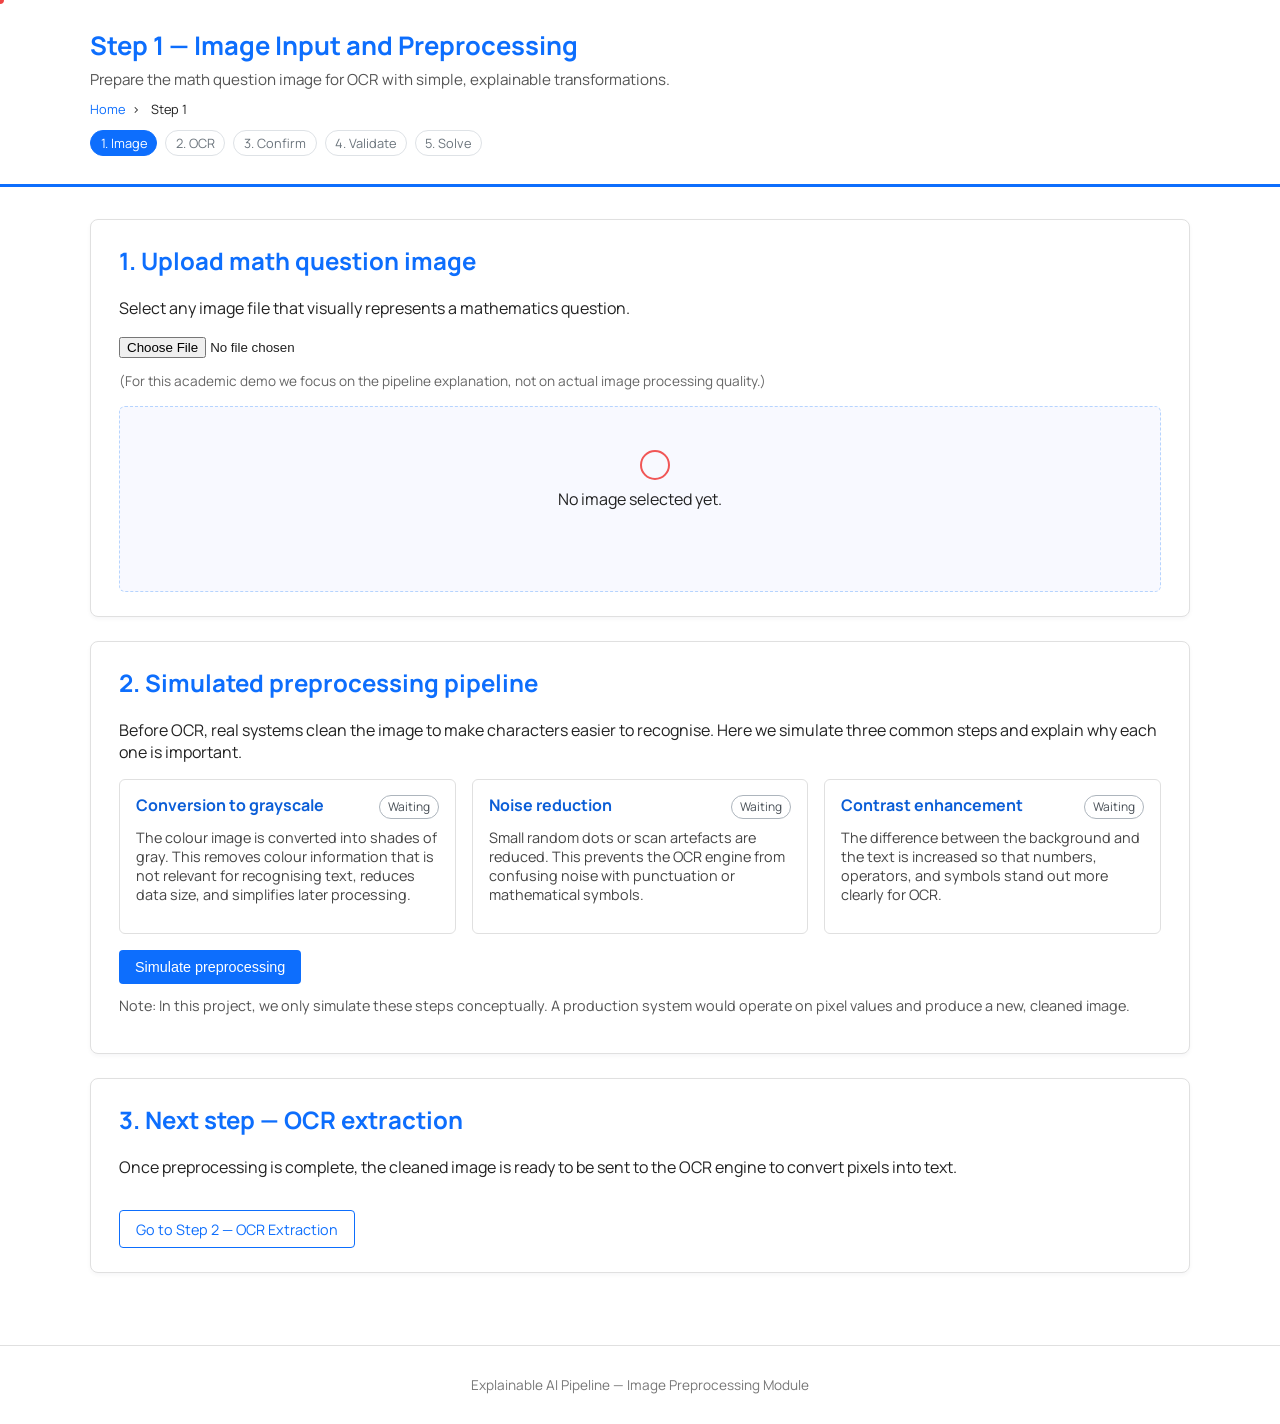
<file: Artificial Intelligance Project/Ai/Midstien/step-1-image-preprocessing/step-1-image-preprocessing.html>
<!doctype html>
<html lang="en">
  <head>
    <meta charset="UTF-8" />
    <meta name="viewport" content="width=device-width, initial-scale=1.0" />
    <title>Step 1 &mdash; Image Preprocessing</title>
    <link rel="stylesheet" href="step-1-image-preprocessing.css" />
    <link rel="preconnect" href="https://fonts.googleapis.com" />
    <link rel="preconnect" href="https://fonts.gstatic.com" crossorigin />
    <link
      href="https://fonts.googleapis.com/css2?family=Manrope:wght@400;500;600;700&display=swap"
      rel="stylesheet"
    />
  </head>
  <body>
    <header class="step-header">
      <div class="container">
        <h1>Step 1 &mdash; Image Input and Preprocessing</h1>
        <p>
          Prepare the math question image for OCR with simple, explainable
          transformations.
        </p>
        <nav class="breadcrumb">
          <a href="../index.html">Home</a>
          <span>&rsaquo;</span>
          <span>Step 1</span>
        </nav>
        <nav class="step-timeline" aria-label="Pipeline timeline">
          <ol>
            <li class="active">1. Image</li>
            <li>2. OCR</li>
            <li>3. Confirm</li>
            <li>4. Validate</li>
            <li>5. Solve</li>
          </ol>
        </nav>
      </div>
    </header>

    <main class="container step-main">
      <section class="panel panel-upload" aria-labelledby="uploadTitle">
        <h2 id="uploadTitle">1. Upload math question image</h2>
        <p>
          Select any image file that visually represents a mathematics question.
        </p>
        <input type="file" id="imageInput" accept="image/*" />
        <p class="hint">
          (For this academic demo we focus on the pipeline explanation, not on
          actual image processing quality.)
        </p>
        <div
          class="image-preview"
          id="imagePreviewContainer"
          aria-label="Original image preview"
        >
          <p id="noImageMessage">No image selected yet.</p>
          <img id="originalImage" alt="Uploaded math question preview" />
        </div>
      </section>

      <section
        class="panel panel-preprocessing"
        aria-labelledby="preprocessTitle"
      >
        <h2 id="preprocessTitle">2. Simulated preprocessing pipeline</h2>
        <p>
          Before OCR, real systems clean the image to make characters easier to
          recognise. Here we simulate three common steps and explain why each
          one is important.
        </p>

        <div class="preprocess-steps" id="preprocessSteps">
          <article class="preprocess-step" data-step="grayscale">
            <header>
              <h3>Conversion to grayscale</h3>
              <span class="status-badge" aria-label="Status">Waiting</span>
            </header>
            <p class="explanation">
              The colour image is converted into shades of gray. This removes
              colour information that is not relevant for recognising text,
              reduces data size, and simplifies later processing.
            </p>
          </article>

          <article class="preprocess-step" data-step="denoise">
            <header>
              <h3>Noise reduction</h3>
              <span class="status-badge" aria-label="Status">Waiting</span>
            </header>
            <p class="explanation">
              Small random dots or scan artefacts are reduced. This prevents the
              OCR engine from confusing noise with punctuation or mathematical
              symbols.
            </p>
          </article>

          <article class="preprocess-step" data-step="contrast">
            <header>
              <h3>Contrast enhancement</h3>
              <span class="status-badge" aria-label="Status">Waiting</span>
            </header>
            <p class="explanation">
              The difference between the background and the text is increased so
              that numbers, operators, and symbols stand out more clearly for
              OCR.
            </p>
          </article>
        </div>

        <button class="primary-button" id="simulateButton" type="button">
          Simulate preprocessing
        </button>
        <p class="note">
          Note: In this project, we only simulate these steps conceptually. A
          production system would operate on pixel values and produce a new,
          cleaned image.
        </p>
      </section>

      <section class="panel panel-next">
        <h2>3. Next step &mdash; OCR extraction</h2>
        <p>
          Once preprocessing is complete, the cleaned image is ready to be sent
          to the OCR engine to convert pixels into text.
        </p>
        <a
          href="../step-2-ocr-extraction/step-2-ocr-extraction.html"
          class="secondary-button"
          >Go to Step 2 &mdash; OCR Extraction</a
        >
      </section>
    </main>

    <footer class="step-footer">
      <div class="container">
        <p>Explainable AI Pipeline &mdash; Image Preprocessing Module</p>
      </div>
    </footer>

    <script src="../cursor.js"></script>
    <script src="step-1-image-preprocessing.js"></script>
  </body>
</html>
</file>
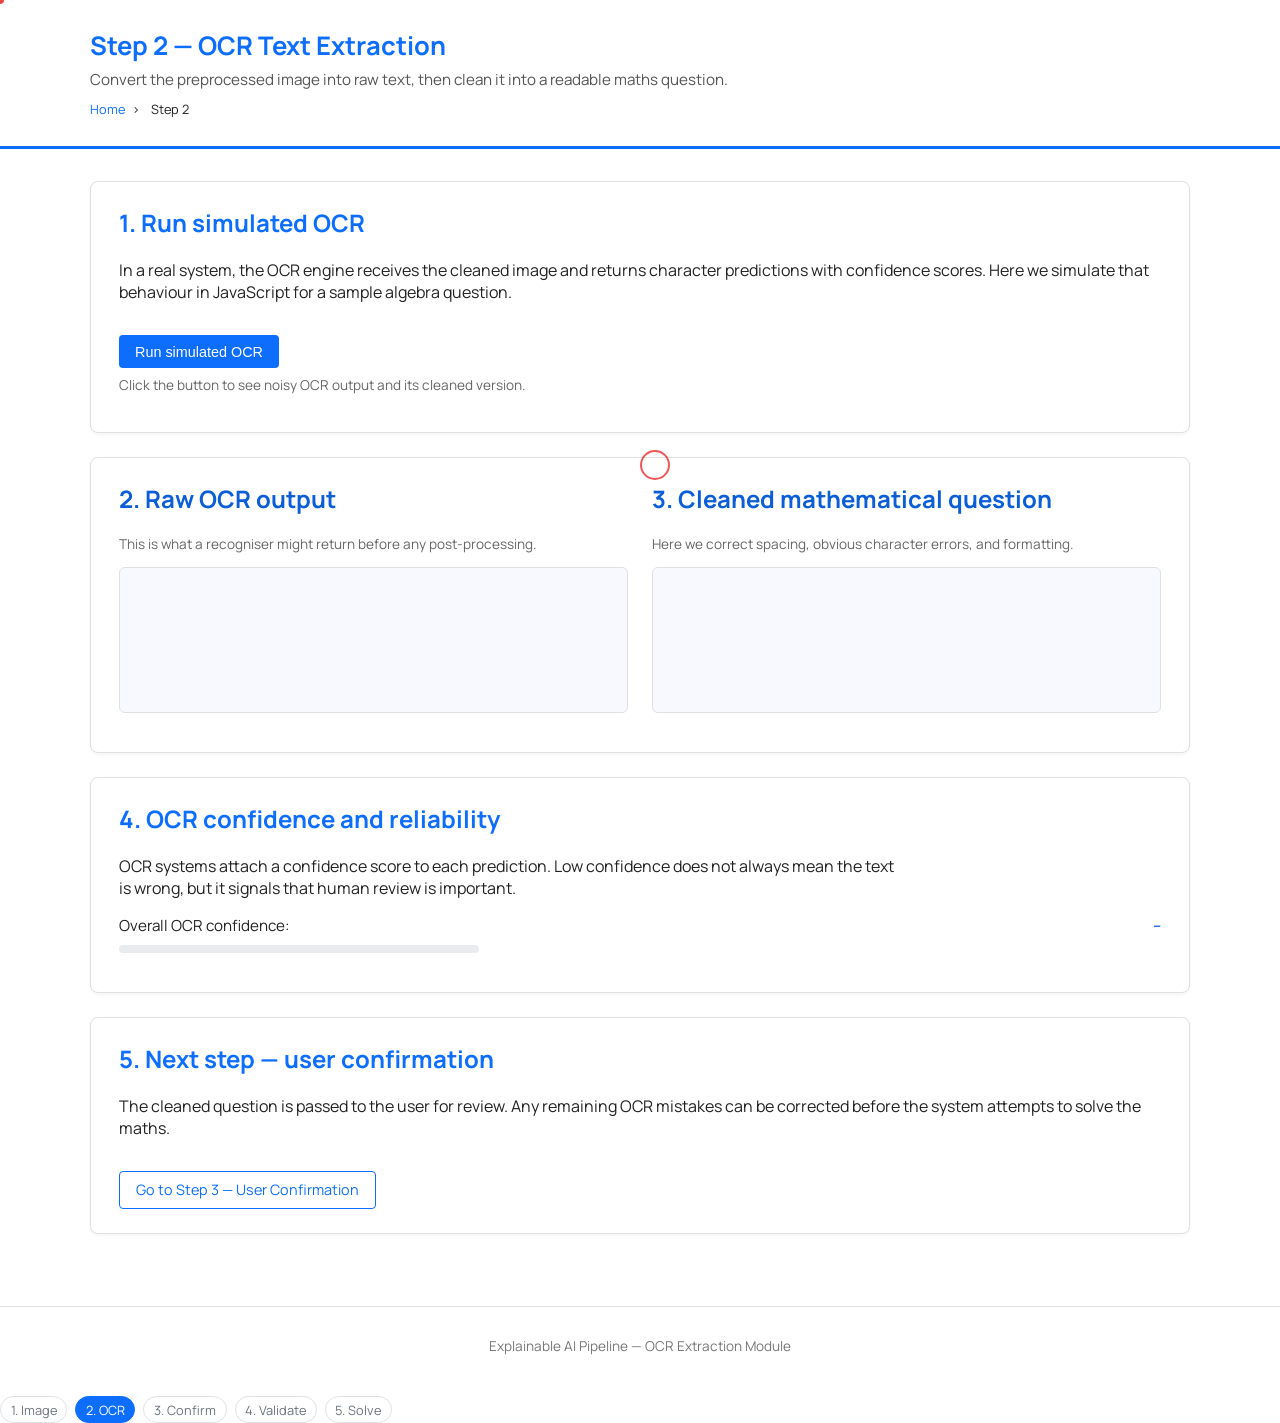
<file: Artificial Intelligance Project/Ai/Midstien/step-2-ocr-extraction/step-2-ocr-extraction.html>
<!doctype html>
<html lang="en">
  <head>
    <meta charset="UTF-8" />
    <meta name="viewport" content="width=device-width, initial-scale=1.0" />
    <title>Step 2 – OCR Extraction</title>
    <link rel="preconnect" href="https://fonts.googleapis.com" />
    <link rel="preconnect" href="https://fonts.gstatic.com" crossorigin />
    <link
      href="https://fonts.googleapis.com/css2?family=Manrope:wght@400;500;600;700&display=swap"
      rel="stylesheet"
    />
    <link rel="stylesheet" href="step-2-ocr-extraction.css" />
  </head>
  <body>
    <header class="step-header">
      <div class="container">
        <h1>Step 2 — OCR Text Extraction</h1>
        <p>
          Convert the preprocessed image into raw text, then clean it into a
          readable maths question.
        </p>
        <nav class="breadcrumb">
          <a href="../index.html">Home</a>
          <span>›</span>
          <span>Step 2</span>
        </nav>
      </div>
    </header>

    <main class="container step-main">
      <section class="panel" aria-labelledby="simulateOcrTitle">
        <h2 id="simulateOcrTitle">1. Run simulated OCR</h2>
        <p>
          In a real system, the OCR engine receives the cleaned image and
          returns character predictions with confidence scores. Here we simulate
          that behaviour in JavaScript for a sample algebra question.
        </p>
        <button class="primary-button" id="runOcrButton" type="button">
          Run simulated OCR
        </button>
        <p id="ocrHint" class="hint">
          Click the button to see noisy OCR output and its cleaned version.
        </p>
      </section>

      <section class="panel panel-outputs" aria-label="OCR outputs">
        <div class="column">
          <h2>2. Raw OCR output</h2>
          <p class="small-text">
            This is what a recogniser might return before any post-processing.
          </p>
          <pre id="rawOcr" class="text-box" aria-label="Raw OCR text"></pre>
        </div>
        <div class="column">
          <h2>3. Cleaned mathematical question</h2>
          <p class="small-text">
            Here we correct spacing, obvious character errors, and formatting.
          </p>
          <pre
            id="cleanOcr"
            class="text-box"
            aria-label="Cleaned OCR text"
          ></pre>
        </div>
      </section>

      <section class="panel panel-confidence" aria-labelledby="confidenceTitle">
        <h2 id="confidenceTitle">4. OCR confidence and reliability</h2>
        <p>
          OCR systems attach a confidence score to each prediction. Low
          confidence does not always mean the text is wrong, but it signals that
          human review is important.
        </p>
        <div class="confidence-row">
          <span>Overall OCR confidence:</span>
          <span id="confidenceValue" class="confidence-value">–</span>
        </div>
        <div id="confidenceBar" class="confidence-bar" aria-hidden="true">
          <div class="confidence-bar-fill" id="confidenceFill"></div>
        </div>
        <p id="confidenceMessage" class="confidence-message"></p>
      </section>

      <section class="panel panel-next">
        <h2>5. Next step — user confirmation</h2>
        <p>
          The cleaned question is passed to the user for review. Any remaining
          OCR mistakes can be corrected before the system attempts to solve the
          maths.
        </p>
        <a
          href="../step-3-user-confirmation/step-3-user-confirmation.html"
          class="secondary-button"
          >Go to Step 3 — User Confirmation</a
        >
      </section>
    </main>

    <footer class="step-footer">
      <div class="container">
        <p>Explainable AI Pipeline — OCR Extraction Module</p>
      </div>
    </footer>

    <script src="../cursor.js"></script>
    <script src="step-2-ocr-extraction.js"></script>
  </body>
</html>
<nav class="step-timeline" aria-label="Pipeline timeline">
  <ol>
    <li>1. Image</li>
    <li class="active">2. OCR</li>
    <li>3. Confirm</li>
    <li>4. Validate</li>
    <li>5. Solve</li>
  </ol>
</nav>
</file>
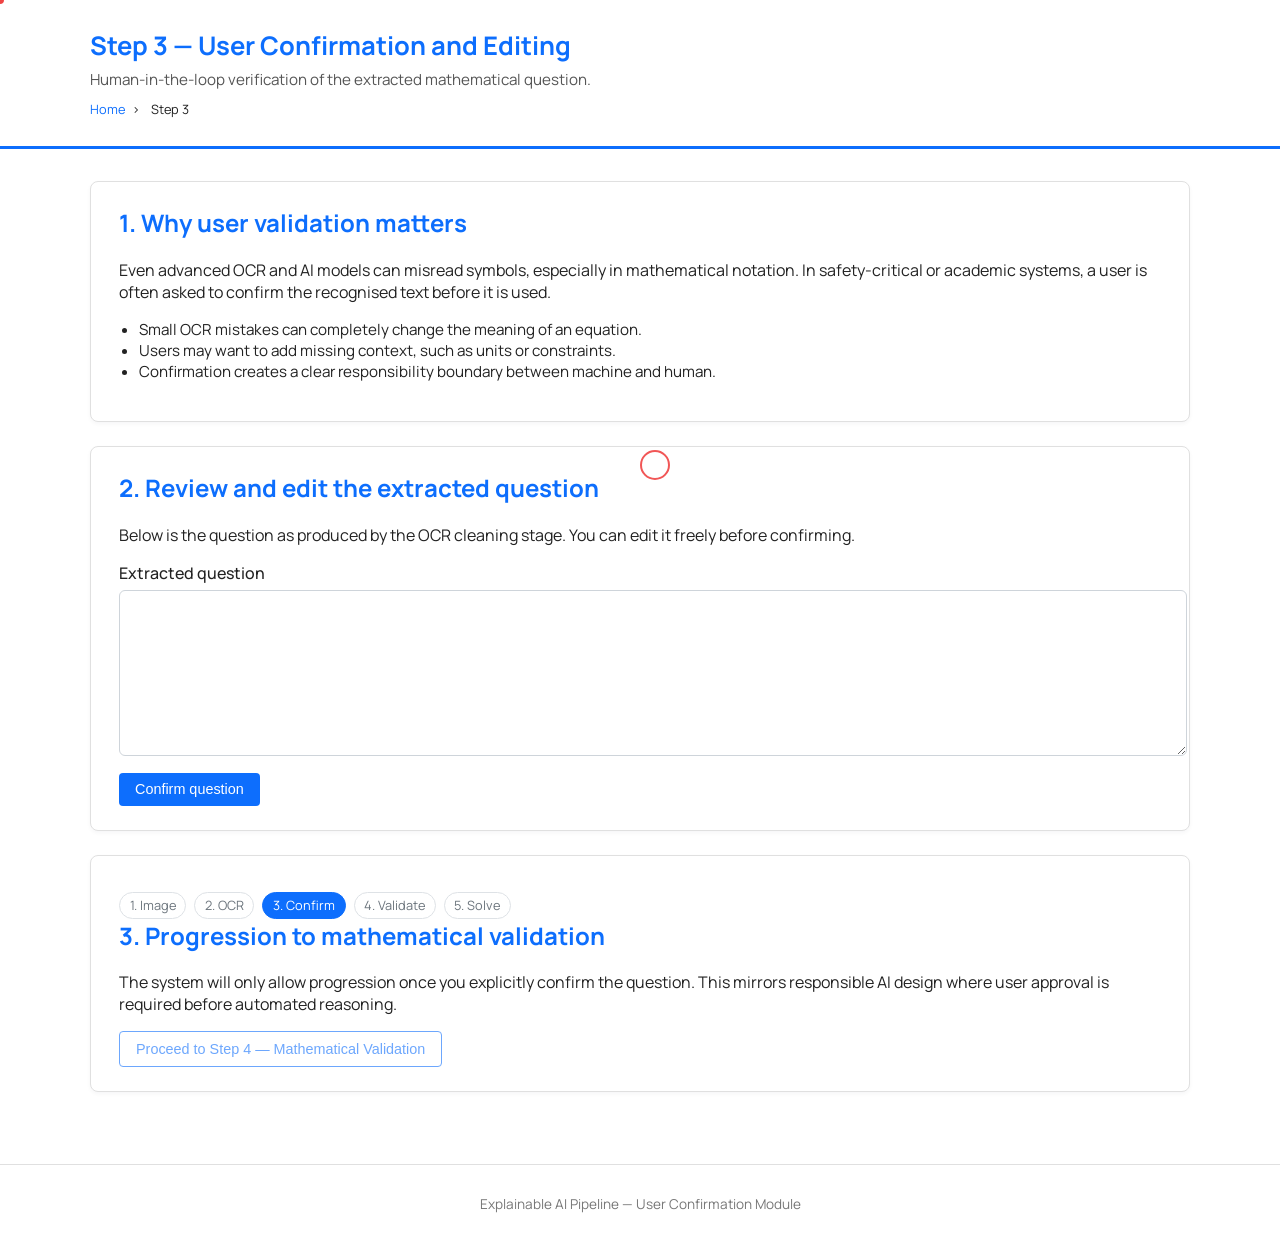
<file: Artificial Intelligance Project/Ai/Midstien/step-3-user-confirmation/step-3-user-confirmation.html>
<!doctype html>
<html lang="en">
  <head>
    <meta charset="UTF-8" />
    <meta name="viewport" content="width=device-width, initial-scale=1.0" />
    <title>Step 3 – User Confirmation</title>
    <link rel="preconnect" href="https://fonts.googleapis.com" />
    <link rel="preconnect" href="https://fonts.gstatic.com" crossorigin />
    <link
      href="https://fonts.googleapis.com/css2?family=Manrope:wght@400;500;600;700&display=swap"
      rel="stylesheet"
    />
    <link rel="stylesheet" href="step-3-user-confirmation.css" />
  </head>
  <body>
    <header class="step-header">
      <div class="container">
        <h1>Step 3 — User Confirmation and Editing</h1>
        <p>
          Human-in-the-loop verification of the extracted mathematical question.
        </p>
        <nav class="breadcrumb">
          <a href="../index.html">Home</a>
          <span>›</span>
          <span>Step 3</span>
        </nav>
      </div>
    </header>

    <main class="container step-main">
      <section class="panel" aria-labelledby="whyConfirmTitle">
        <h2 id="whyConfirmTitle">1. Why user validation matters</h2>
        <p>
          Even advanced OCR and AI models can misread symbols, especially in
          mathematical notation. In safety-critical or academic systems, a user
          is often asked to confirm the recognised text before it is used.
        </p>
        <ul class="explanation-list">
          <li>
            Small OCR mistakes can completely change the meaning of an equation.
          </li>
          <li>
            Users may want to add missing context, such as units or constraints.
          </li>
          <li>
            Confirmation creates a clear responsibility boundary between machine
            and human.
          </li>
        </ul>
      </section>

      <section class="panel" aria-labelledby="editTitle">
        <h2 id="editTitle">2. Review and edit the extracted question</h2>
        <p>
          Below is the question as produced by the OCR cleaning stage. You can
          edit it freely before confirming.
        </p>
        <label for="questionText" class="field-label">Extracted question</label>
        <textarea
          id="questionText"
          class="question-textarea"
          rows="5"
        ></textarea>
        <div class="actions-row">
          <button id="confirmButton" class="primary-button" type="button">
            Confirm question
          </button>
          <span
            id="confirmStatus"
            class="status-message"
            aria-live="polite"
          ></span>
        </div>
      </section>

      <section class="panel panel-next">
        <nav class="step-timeline" aria-label="Pipeline timeline">
          <ol>
            <li>1. Image</li>
            <li>2. OCR</li>
            <li class="active">3. Confirm</li>
            <li>4. Validate</li>
            <li>5. Solve</li>
          </ol>
        </nav>
        <h2>3. Progression to mathematical validation</h2>
        <p>
          The system will only allow progression once you explicitly confirm the
          question. This mirrors responsible AI design where user approval is
          required before automated reasoning.
        </p>
        <button
          id="proceedButton"
          class="secondary-button"
          type="button"
          disabled
        >
          Proceed to Step 4 — Mathematical Validation
        </button>
      </section>
    </main>

    <footer class="step-footer">
      <div class="container">
        <p>Explainable AI Pipeline — User Confirmation Module</p>
      </div>
    </footer>

    <script src="../cursor.js"></script>
    <script src="step-3-user-confirmation.js"></script>
  </body>
</html>
</file>
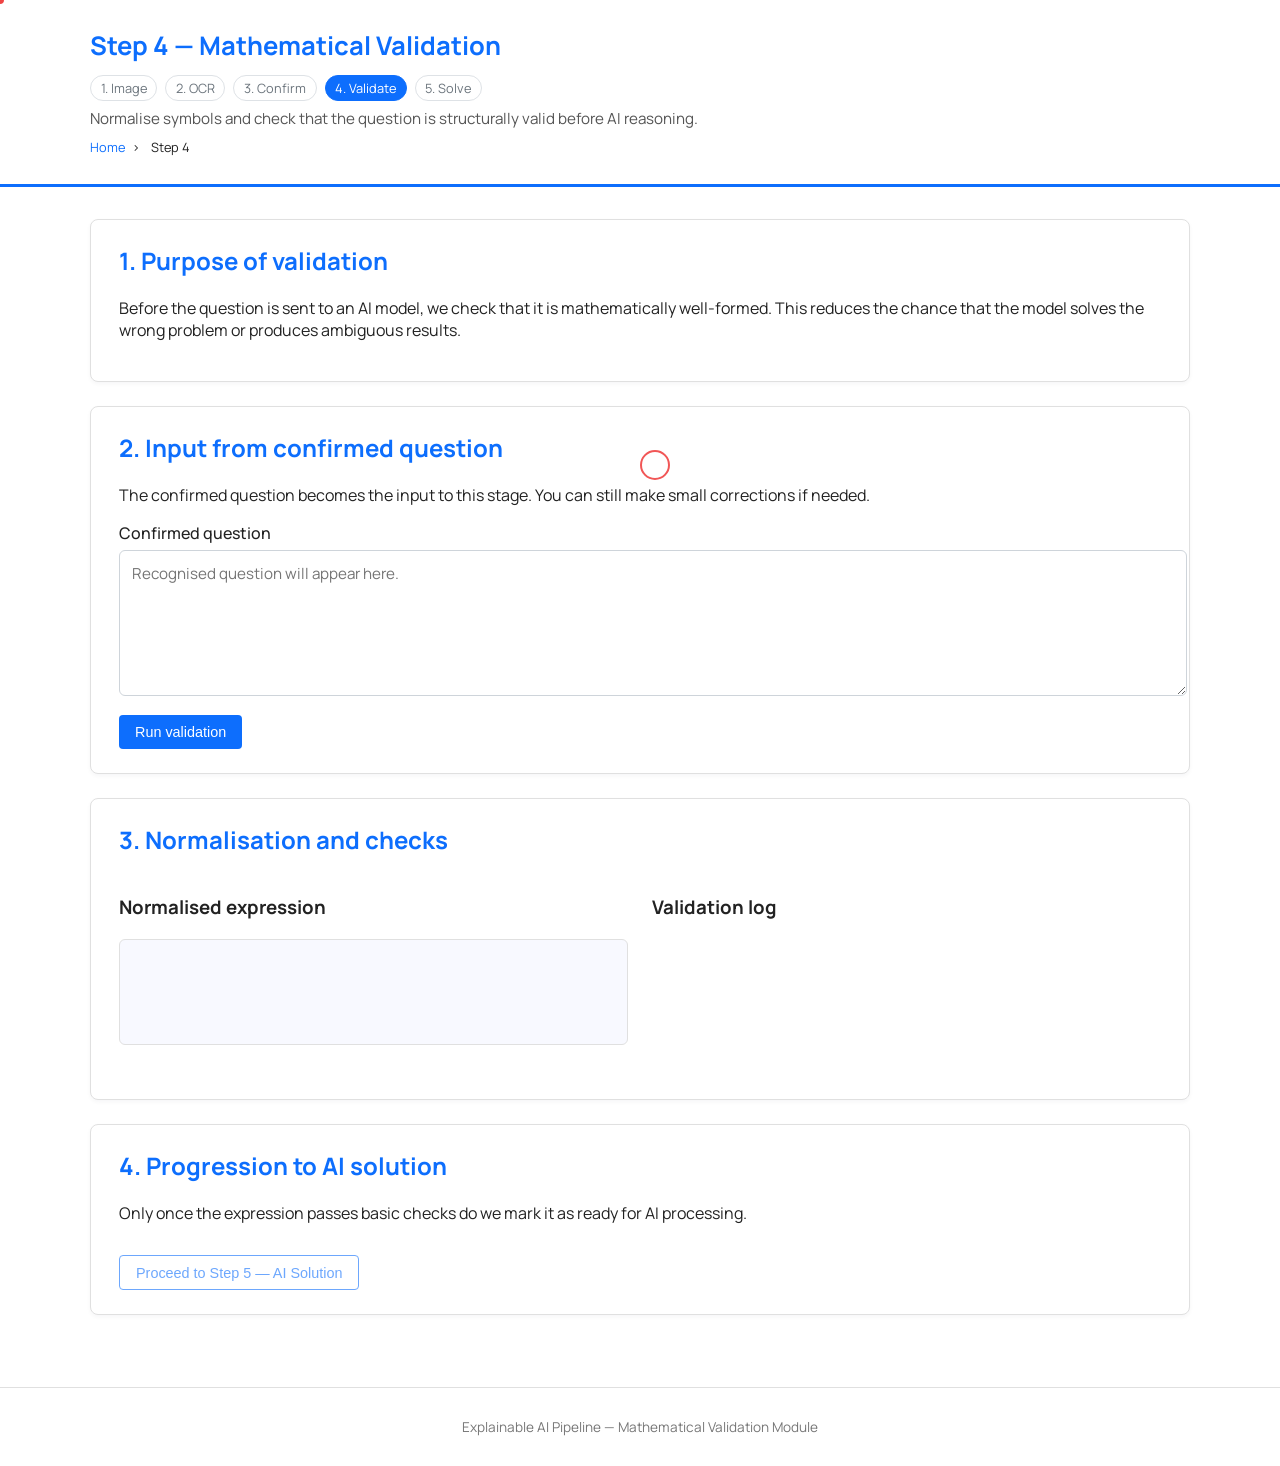
<file: Artificial Intelligance Project/Ai/Midstien/step-4-question-validation/step-4-question-validation.html>
<!doctype html>
<html lang="en">
  <head>
    <meta charset="UTF-8" />
    <meta name="viewport" content="width=device-width, initial-scale=1.0" />
    <title>Step 4 — Mathematical Validation</title>
    <link rel="stylesheet" href="step-4-question-validation.css" />
    <link rel="preconnect" href="https://fonts.googleapis.com" />
    <link rel="preconnect" href="https://fonts.gstatic.com" crossorigin />
    <link
      href="https://fonts.googleapis.com/css2?family=Manrope:wght@400;500;600;700&display=swap"
      rel="stylesheet"
    />
  </head>
  <body>
    <header class="step-header">
      <div class="container">
        <h1>Step 4 — Mathematical Validation</h1>
        <nav class="step-timeline" aria-label="Pipeline timeline">
          <ol>
            <li>1. Image</li>
            <li>2. OCR</li>
            <li>3. Confirm</li>
            <li class="active">4. Validate</li>
            <li>5. Solve</li>
          </ol>
        </nav>
        <p>
          Normalise symbols and check that the question is structurally valid
          before AI reasoning.
        </p>
        <nav class="breadcrumb">
          <a href="../index.html">Home</a>
          <span>›</span>
          <span>Step 4</span>
        </nav>
      </div>
    </header>

    <main class="container step-main">
      <section class="panel" aria-labelledby="validationIntroTitle">
        <h2 id="validationIntroTitle">1. Purpose of validation</h2>
        <p>
          Before the question is sent to an AI model, we check that it is
          mathematically well-formed. This reduces the chance that the model
          solves the wrong problem or produces ambiguous results.
        </p>
      </section>

      <section class="panel" aria-labelledby="inputTitle">
        <h2 id="inputTitle">2. Input from confirmed question</h2>
        <p>
          The confirmed question becomes the input to this stage. You can still
          make small corrections if needed.
        </p>
        <label for="inputQuestion" class="field-label"
          >Confirmed question</label
        >
        <textarea
          id="inputQuestion"
          class="question-textarea"
          rows="4"
          placeholder="Recognised question will appear here."
        ></textarea>
        <button id="runValidation" class="primary-button" type="button">
          Run validation
        </button>
      </section>

      <section class="panel panel-results" aria-labelledby="resultsTitle">
        <h2 id="resultsTitle">3. Normalisation and checks</h2>
        <div class="results-grid">
          <div>
            <h3>Normalised expression</h3>
            <pre
              id="normalisedExpression"
              class="text-box"
              aria-label="Normalised question text"
            ></pre>
          </div>
          <div>
            <h3>Validation log</h3>
            <ul id="validationLog" class="log-list"></ul>
          </div>
        </div>
        <p id="readyMessage" class="ready-message" aria-live="polite"></p>
      </section>

      <section class="panel panel-next">
        <h2>4. Progression to AI solution</h2>
        <p>
          Only once the expression passes basic checks do we mark it as ready
          for AI processing.
        </p>
        <button id="goToStep5" class="secondary-button" type="button" disabled>
          Proceed to Step 5 — AI Solution
        </button>
      </section>
    </main>

    <footer class="step-footer">
      <div class="container">
        <p>Explainable AI Pipeline — Mathematical Validation Module</p>
      </div>
    </footer>
    <script src="../cursor.js"></script>
    <script src="step-4-question-validation.js"></script>
  </body>
</html>
</file>
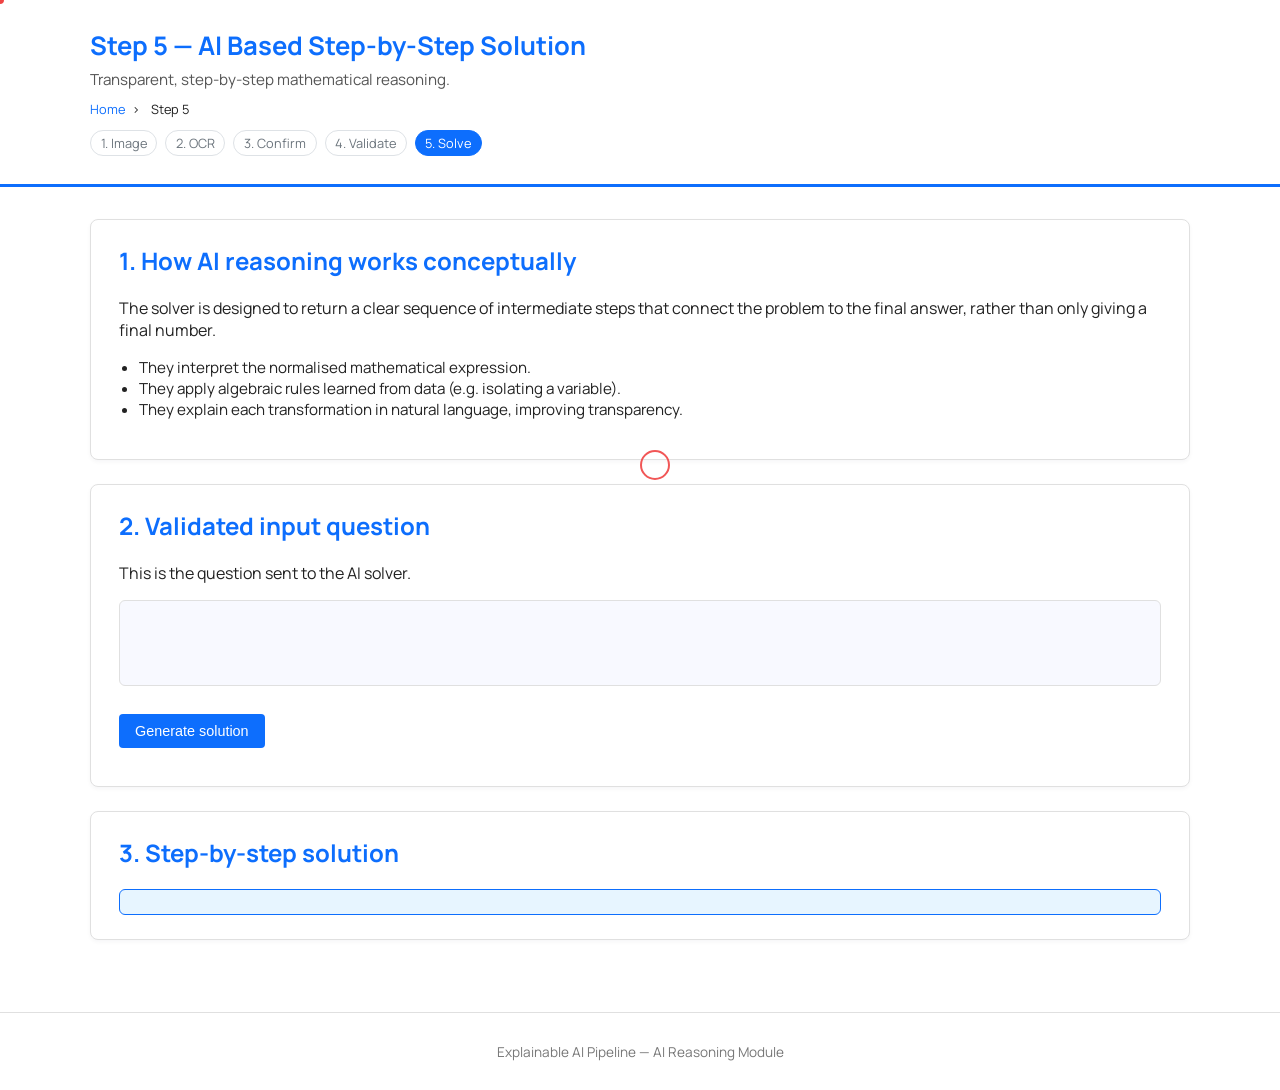
<file: Artificial Intelligance Project/Ai/Midstien/step-5-ai-solution/step-5-ai-solution.html>
<!doctype html>
<html lang="en">
  <head>
    <meta charset="UTF-8" />
    <meta name="viewport" content="width=device-width, initial-scale=1.0" />
    <title>Step 5 — AI Step-by-Step Solution</title>
    <link rel="stylesheet" href="step-5-ai-solution.css" />
    <link rel="preconnect" href="https://fonts.googleapis.com" />
    <link rel="preconnect" href="https://fonts.gstatic.com" crossorigin />
    <link
      href="https://fonts.googleapis.com/css2?family=Manrope:wght@400;500;600;700&display=swap"
      rel="stylesheet"
    />
  </head>
  <body>
    <header class="step-header">
      <div class="container">
        <h1>Step 5 — AI Based Step-by-Step Solution</h1>
        <p>Transparent, step-by-step mathematical reasoning.</p>
        <nav class="breadcrumb">
          <a href="../index.html">Home</a>
          <span>›</span>
          <span>Step 5</span>
        </nav>
        <nav class="step-timeline" aria-label="Pipeline timeline">
          <ol>
            <li>1. Image</li>
            <li>2. OCR</li>
            <li>3. Confirm</li>
            <li>4. Validate</li>
            <li class="active">5. Solve</li>
          </ol>
        </nav>
      </div>
    </header>

    <main class="container step-main">
      <section class="panel" aria-labelledby="aiConceptTitle">
        <h2 id="aiConceptTitle">1. How AI reasoning works conceptually</h2>
        <p>
          The solver is designed to return a clear sequence of intermediate
          steps that connect the problem to the final answer, rather than only
          giving a final number.
        </p>
        <ul class="explanation-list">
          <li>They interpret the normalised mathematical expression.</li>
          <li>
            They apply algebraic rules learned from data (e.g. isolating a
            variable).
          </li>
          <li>
            They explain each transformation in natural language, improving
            transparency.
          </li>
        </ul>
      </section>

      <section class="panel" aria-labelledby="questionTitle">
        <h2 id="questionTitle">2. Validated input question</h2>
        <p>This is the question sent to the AI solver.</p>
        <pre id="validatedQuestion" class="text-box"></pre>
        <button id="solveButton" class="primary-button" type="button">
          Generate solution
        </button>
        <p id="apiStatus" class="api-status" aria-live="polite"></p>
      </section>

      <section class="panel" aria-labelledby="solutionTitle">
        <h2 id="solutionTitle">3. Step-by-step solution</h2>
        <ol id="solutionSteps" class="solution-list"></ol>
        <div
          id="finalAnswerContainer"
          class="final-answer"
          aria-live="polite"
        ></div>
      </section>
    </main>

    <footer class="step-footer">
      <div class="container">
        <p>Explainable AI Pipeline — AI Reasoning Module</p>
      </div>
    </footer>
    <script src="../cursor.js"></script>
    <script src="step-5-ai-solution.js"></script>
  </body>
</html>
</file>
<file: Artificial Intelligance Project/Ai/Midstien/step-1-image-preprocessing/step-1-image-preprocessing.css>
.container {
  width: 90%;
  max-width: 1100px;
  margin: 0 auto;
}

body {
  margin: 0;
  font-family:
    "Manrope",
    system-ui,
    -apple-system,
    BlinkMacSystemFont,
    "Segoe UI",
    sans-serif;
  background-color: #ffffff;
  color: #222222;
}

body {
  cursor: none;
}

.cursor-dot,
.cursor-ring {
  position: fixed;
  top: 0;
  left: 0;
  pointer-events: none;
  z-index: 9999;
  transform: translate(-50%, -50%);
}

.cursor-dot {
  width: 8px;
  height: 8px;
  border-radius: 50%;
  background-color: #ef4444;
}

.cursor-ring {
  width: 26px;
  height: 26px;
  border-radius: 50%;
  border: 2px solid rgba(239, 68, 68, 0.9);
}

.step-header {
  border-bottom: 3px solid #0d6efd;
  background-color: #ffffff;
  padding: 1.75rem 0;
}

.step-header h1 {
  margin: 0;
  color: #0d6efd;
  font-size: 1.6rem;
}

.step-header p {
  margin: 0.4rem 0 0;
  color: #555555;
  font-size: 0.95rem;
}

.breadcrumb {
  margin-top: 0.6rem;
  font-size: 0.8rem;
}

.breadcrumb a {
  color: #0d6efd;
  text-decoration: none;
}

.breadcrumb span {
  margin: 0 0.25rem;
}

.step-timeline {
  margin-top: 0.75rem;
}

.step-timeline ol {
  list-style: none;
  margin: 0;
  padding: 0;
  display: flex;
  gap: 0.5rem;
  font-size: 0.8rem;
  color: #6c757d;
}

.step-timeline li {
  padding: 0.2rem 0.6rem;
  border-radius: 999px;
  border: 1px solid #dee2e6;
}

.step-timeline li.active {
  background-color: #0d6efd;
  color: #ffffff;
  border-color: #0d6efd;
}

.step-main {
  padding: 2rem 0 3rem;
}

.panel {
  border: 1px solid #e0e0e0;
  border-radius: 8px;
  padding: 1.5rem 1.75rem;
  margin-bottom: 1.5rem;
  background-color: #ffffff;
  box-shadow: 0 2px 4px rgba(15, 23, 42, 0.04);
}

.panel h2 {
  margin-top: 0;
  color: #0d6efd;
}

.hint {
  font-size: 0.85rem;
  color: #666666;
}

.image-preview {
  margin-top: 1rem;
  padding: 0.75rem;
  border-radius: 6px;
  border: 1px dashed #b6d4fe;
  background-color: #f8f9ff;
  min-height: 160px;
  display: flex;
  align-items: center;
  justify-content: center;
}

.image-preview img {
  max-width: 100%;
  max-height: 260px;
  display: none;
}

.preprocess-steps {
  display: grid;
  grid-template-columns: repeat(auto-fit, minmax(240px, 1fr));
  gap: 1rem;
  margin-top: 1rem;
}

.preprocess-step {
  border-radius: 6px;
  border: 1px solid #e0e0e0;
  padding: 0.9rem 1rem;
  background-color: #ffffff;
}

.preprocess-step header {
  display: flex;
  justify-content: space-between;
  align-items: baseline;
}

.preprocess-step h3 {
  margin: 0;
  font-size: 1rem;
  color: #0b5ed7;
}

.status-badge {
  padding: 0.15rem 0.5rem;
  border-radius: 999px;
  font-size: 0.75rem;
  border: 1px solid #adb5bd;
  color: #495057;
}

.preprocess-step.active {
  border-color: #0d6efd;
  box-shadow: 0 0 0 1px #0d6efd20;
}

.preprocess-step.completed {
  border-color: #198754;
}

.preprocess-step .explanation {
  margin-top: 0.6rem;
  font-size: 0.9rem;
  color: #444444;
}

.primary-button,
.secondary-button {
  display: inline-block;
  margin-top: 1rem;
  padding: 0.55rem 1rem;
  border-radius: 4px;
  border: none;
  cursor: pointer;
  font-size: 0.9rem;
  text-decoration: none;
}

.primary-button {
  background-color: #0d6efd;
  color: #ffffff;
}

.primary-button:hover,
.primary-button:focus {
  background-color: #0b5ed7;
}

.secondary-button {
  background-color: #ffffff;
  color: #0d6efd;
  border: 1px solid #0d6efd;
}

.secondary-button:hover,
.secondary-button:focus {
  background-color: #e7f1ff;
}

.note {
  margin-top: 0.75rem;
  font-size: 0.9rem;
  color: #555555;
}

.step-footer {
  border-top: 1px solid #e0e0e0;
  padding: 1rem 0;
  text-align: center;
  font-size: 0.85rem;
  color: #777777;
}
</file>
<file: Artificial Intelligance Project/Ai/Midstien/step-2-ocr-extraction/step-2-ocr-extraction.css>
.container {
  width: 90%;
  max-width: 1100px;
  margin: 0 auto;
}

body {
  margin: 0;
  font-family:
    "Manrope",
    system-ui,
    -apple-system,
    BlinkMacSystemFont,
    "Segoe UI",
    sans-serif;
  background-color: #ffffff;
  color: #222222;
}

body {
  cursor: none;
}

.cursor-dot,
.cursor-ring {
  position: fixed;
  top: 0;
  left: 0;
  pointer-events: none;
  z-index: 9999;
  transform: translate(-50%, -50%);
}

.cursor-dot {
  width: 8px;
  height: 8px;
  border-radius: 50%;
  background-color: #ef4444;
}

.cursor-ring {
  width: 26px;
  height: 26px;
  border-radius: 50%;
  border: 2px solid rgba(239, 68, 68, 0.9);
}

.step-header {
  border-bottom: 3px solid #0d6efd;
  background-color: #ffffff;
  padding: 1.75rem 0;
}

.step-header h1 {
  margin: 0;
  color: #0d6efd;
  font-size: 1.6rem;
}

.step-header p {
  margin: 0.4rem 0 0;
  color: #555555;
  font-size: 0.95rem;
}

.breadcrumb {
  margin-top: 0.6rem;
  font-size: 0.8rem;
}

.breadcrumb a {
  color: #0d6efd;
  text-decoration: none;
}

.breadcrumb span {
  margin: 0 0.25rem;
}

.step-timeline {
  margin-top: 0.75rem;
}

.step-timeline ol {
  list-style: none;
  margin: 0;
  padding: 0;
  display: flex;
  gap: 0.5rem;
  font-size: 0.8rem;
  color: #6c757d;
}

.step-timeline li {
  padding: 0.2rem 0.6rem;
  border-radius: 999px;
  border: 1px solid #dee2e6;
}

.step-timeline li.active {
  background-color: #0d6efd;
  color: #ffffff;
  border-color: #0d6efd;
}

.step-main {
  padding: 2rem 0 3rem;
}

.panel {
  border: 1px solid #e0e0e0;
  border-radius: 8px;
  padding: 1.5rem 1.75rem;
  margin-bottom: 1.5rem;
  background-color: #ffffff;
  box-shadow: 0 2px 4px rgba(15, 23, 42, 0.04);
}

.panel h2 {
  margin-top: 0;
  color: #0d6efd;
}

.hint {
  margin-top: 0.5rem;
  font-size: 0.85rem;
  color: #666666;
}

.primary-button,
.secondary-button {
  display: inline-block;
  margin-top: 1rem;
  padding: 0.55rem 1rem;
  border-radius: 4px;
  border: none;
  cursor: pointer;
  font-size: 0.9rem;
  text-decoration: none;
}

.primary-button {
  background-color: #0d6efd;
  color: #ffffff;
}

.primary-button:hover,
.primary-button:focus {
  background-color: #0b5ed7;
}

.secondary-button {
  background-color: #ffffff;
  color: #0d6efd;
  border: 1px solid #0d6efd;
}

.secondary-button:hover,
.secondary-button:focus {
  background-color: #e7f1ff;
}

.panel-outputs {
  display: grid;
  grid-template-columns: repeat(auto-fit, minmax(260px, 1fr));
  gap: 1.5rem;
}

.column h2 {
  color: #0b5ed7;
}

.small-text {
  font-size: 0.85rem;
  color: #666666;
}

.text-box {
  margin-top: 0.6rem;
  border-radius: 6px;
  border: 1px solid #e0e0e0;
  background-color: #f8f9ff;
  padding: 0.75rem 0.9rem;
  min-height: 120px;
  font-size: 0.95rem;
  white-space: pre-wrap;
}

.panel-confidence p {
  max-width: 780px;
}

.confidence-row {
  display: flex;
  justify-content: space-between;
  margin-top: 0.75rem;
  font-size: 0.95rem;
}

.confidence-value {
  font-weight: 600;
  color: #0b5ed7;
}

.confidence-bar {
  margin-top: 0.6rem;
  width: 100%;
  max-width: 360px;
  height: 8px;
  border-radius: 999px;
  background-color: #e9ecef;
  overflow: hidden;
}

.confidence-bar-fill {
  height: 100%;
  width: 0;
  background: linear-gradient(90deg, #ffc107, #0d6efd, #198754);
  transition: width 0.6s ease;
}

.confidence-message {
  margin-top: 0.5rem;
  font-size: 0.9rem;
  color: #555555;
}

.step-footer {
  border-top: 1px solid #e0e0e0;
  padding: 1rem 0;
  text-align: center;
  font-size: 0.85rem;
  color: #777777;
}
</file>
<file: Artificial Intelligance Project/Ai/Midstien/step-3-user-confirmation/step-3-user-confirmation.css>
.container {
  width: 90%;
  max-width: 1100px;
  margin: 0 auto;
}

body {
  margin: 0;
  font-family:
    "Manrope",
    system-ui,
    -apple-system,
    BlinkMacSystemFont,
    "Segoe UI",
    sans-serif;
  background-color: #ffffff;
  color: #222222;
}

body {
  cursor: none;
}

.cursor-dot,
.cursor-ring {
  position: fixed;
  top: 0;
  left: 0;
  pointer-events: none;
  z-index: 9999;
  transform: translate(-50%, -50%);
}

.cursor-dot {
  width: 8px;
  height: 8px;
  border-radius: 50%;
  background-color: #ef4444;
}

.cursor-ring {
  width: 26px;
  height: 26px;
  border-radius: 50%;
  border: 2px solid rgba(239, 68, 68, 0.9);
}

.step-header {
  border-bottom: 3px solid #0d6efd;
  background-color: #ffffff;
  padding: 1.75rem 0;
}

.step-header h1 {
  margin: 0;
  color: #0d6efd;
  font-size: 1.6rem;
}

.step-header p {
  margin: 0.4rem 0 0;
  color: #555555;
  font-size: 0.95rem;
}

.breadcrumb {
  margin-top: 0.6rem;
  font-size: 0.8rem;
}

.breadcrumb a {
  color: #0d6efd;
  text-decoration: none;
}

.breadcrumb span {
  margin: 0 0.25rem;
}

.step-timeline {
  margin-top: 0.75rem;
}

.step-timeline ol {
  list-style: none;
  margin: 0;
  padding: 0;
  display: flex;
  gap: 0.5rem;
  font-size: 0.8rem;
  color: #6c757d;
}

.step-timeline li {
  padding: 0.2rem 0.6rem;
  border-radius: 999px;
  border: 1px solid #dee2e6;
}

.step-timeline li.active {
  background-color: #0d6efd;
  color: #ffffff;
  border-color: #0d6efd;
}

.step-main {
  padding: 2rem 0 3rem;
}

.panel {
  border: 1px solid #e0e0e0;
  border-radius: 8px;
  padding: 1.5rem 1.75rem;
  margin-bottom: 1.5rem;
  background-color: #ffffff;
  box-shadow: 0 2px 4px rgba(15, 23, 42, 0.04);
}

.panel h2 {
  margin-top: 0;
  color: #0d6efd;
}

.explanation-list {
  padding-left: 1.25rem;
  font-size: 0.95rem;
}

.field-label {
  display: block;
  margin-top: 0.75rem;
  margin-bottom: 0.35rem;
  font-weight: 500;
}

.question-textarea {
  width: 100%;
  min-height: 140px;
  padding: 0.75rem;
  border-radius: 6px;
  border: 1px solid #ced4da;
  font-family: inherit;
  font-size: 0.95rem;
}

.actions-row {
  margin-top: 0.75rem;
  display: flex;
  align-items: center;
  gap: 0.75rem;
}

.primary-button,
.secondary-button {
  display: inline-block;
  padding: 0.55rem 1rem;
  border-radius: 4px;
  border: none;
  cursor: pointer;
  font-size: 0.9rem;
}

.primary-button {
  background-color: #0d6efd;
  color: #ffffff;
}

.primary-button:hover,
.primary-button:focus {
  background-color: #0b5ed7;
}

.secondary-button {
  background-color: #ffffff;
  color: #0d6efd;
  border: 1px solid #0d6efd;
}

.secondary-button[disabled] {
  opacity: 0.6;
  cursor: not-allowed;
}

.secondary-button:not([disabled]):hover,
.secondary-button:not([disabled]):focus {
  background-color: #e7f1ff;
}

.status-message {
  font-size: 0.9rem;
  color: #555555;
}

.step-footer {
  border-top: 1px solid #e0e0e0;
  padding: 1rem 0;
  text-align: center;
  font-size: 0.85rem;
  color: #777777;
}
</file>
<file: Artificial Intelligance Project/Ai/Midstien/step-4-question-validation/step-4-question-validation.css>
.container {
  width: 90%;
  max-width: 1100px;
  margin: 0 auto;
}

body {
  margin: 0;
  font-family:
    "Manrope",
    system-ui,
    -apple-system,
    BlinkMacSystemFont,
    "Segoe UI",
    sans-serif;
  background-color: #ffffff;
  color: #222222;
}

body {
  cursor: none;
}

.cursor-dot,
.cursor-ring {
  position: fixed;
  top: 0;
  left: 0;
  pointer-events: none;
  z-index: 9999;
  transform: translate(-50%, -50%);
}

.cursor-dot {
  width: 8px;
  height: 8px;
  border-radius: 50%;
  background-color: #ef4444;
}

.cursor-ring {
  width: 26px;
  height: 26px;
  border-radius: 50%;
  border: 2px solid rgba(239, 68, 68, 0.9);
}

.step-header {
  border-bottom: 3px solid #0d6efd;
  background-color: #ffffff;
  padding: 1.75rem 0;
}

.step-header h1 {
  margin: 0;
  color: #0d6efd;
  font-size: 1.6rem;
}

.step-header p {
  margin: 0.4rem 0 0;
  color: #555555;
  font-size: 0.95rem;
}

.breadcrumb {
  margin-top: 0.6rem;
  font-size: 0.8rem;
}

.breadcrumb a {
  color: #0d6efd;
  text-decoration: none;
}

.breadcrumb span {
  margin: 0 0.25rem;
}

.step-timeline {
  margin-top: 0.75rem;
}

.step-timeline ol {
  list-style: none;
  margin: 0;
  padding: 0;
  display: flex;
  gap: 0.5rem;
  font-size: 0.8rem;
  color: #6c757d;
}

.step-timeline li {
  padding: 0.2rem 0.6rem;
  border-radius: 999px;
  border: 1px solid #dee2e6;
}

.step-timeline li.active {
  background-color: #0d6efd;
  color: #ffffff;
  border-color: #0d6efd;
}

.step-main {
  padding: 2rem 0 3rem;
}

.panel {
  border: 1px solid #e0e0e0;
  border-radius: 8px;
  padding: 1.5rem 1.75rem;
  margin-bottom: 1.5rem;
  background-color: #ffffff;
  box-shadow: 0 2px 4px rgba(15, 23, 42, 0.04);
}

.panel h2 {
  margin-top: 0;
  color: #0d6efd;
}

.field-label {
  display: block;
  margin-top: 0.75rem;
  margin-bottom: 0.35rem;
  font-weight: 500;
}

.question-textarea {
  width: 100%;
  min-height: 120px;
  padding: 0.75rem;
  border-radius: 6px;
  border: 1px solid #ced4da;
  font-family: inherit;
  font-size: 0.95rem;
}

.primary-button,
.secondary-button {
  display: inline-block;
  margin-top: 0.9rem;
  padding: 0.55rem 1rem;
  border-radius: 4px;
  border: none;
  cursor: pointer;
  font-size: 0.9rem;
}

.primary-button {
  background-color: #0d6efd;
  color: #ffffff;
}

.primary-button:hover,
.primary-button:focus {
  background-color: #0b5ed7;
}

.secondary-button {
  background-color: #ffffff;
  color: #0d6efd;
  border: 1px solid #0d6efd;
}

.secondary-button[disabled] {
  opacity: 0.6;
  cursor: not-allowed;
}

.secondary-button:not([disabled]):hover,
.secondary-button:not([disabled]):focus {
  background-color: #e7f1ff;
}

.panel-results .results-grid {
  display: grid;
  grid-template-columns: repeat(auto-fit, minmax(260px, 1fr));
  gap: 1.5rem;
}

.text-box {
  margin-top: 0.6rem;
  border-radius: 6px;
  border: 1px solid #e0e0e0;
  background-color: #f8f9ff;
  padding: 0.75rem 0.9rem;
  min-height: 80px;
  font-size: 0.95rem;
  white-space: pre-wrap;
}

.log-list {
  margin-top: 0.6rem;
  padding-left: 1.25rem;
  font-size: 0.9rem;
}

.ready-message {
  margin-top: 0.75rem;
  font-size: 0.95rem;
}

.step-footer {
  border-top: 1px solid #e0e0e0;
  padding: 1rem 0;
  text-align: center;
  font-size: 0.85rem;
  color: #777777;
}
</file>
<file: Artificial Intelligance Project/Ai/Midstien/step-5-ai-solution/step-5-ai-solution.css>
.container {
  width: 90%;
  max-width: 1100px;
  margin: 0 auto;
}

body {
  margin: 0;
  font-family:
    "Manrope",
    system-ui,
    -apple-system,
    BlinkMacSystemFont,
    "Segoe UI",
    sans-serif;
  background-color: #ffffff;
  color: #222222;
}

body {
  cursor: none;
}

.cursor-dot,
.cursor-ring {
  position: fixed;
  top: 0;
  left: 0;
  pointer-events: none;
  z-index: 9999;
  transform: translate(-50%, -50%);
}

.cursor-dot {
  width: 8px;
  height: 8px;
  border-radius: 50%;
  background-color: #ef4444;
}

.cursor-ring {
  width: 26px;
  height: 26px;
  border-radius: 50%;
  border: 2px solid rgba(239, 68, 68, 0.9);
}

.step-header {
  border-bottom: 3px solid #0d6efd;
  background-color: #ffffff;
  padding: 1.75rem 0;
}

.step-header h1 {
  margin: 0;
  color: #0d6efd;
  font-size: 1.6rem;
}

.step-header p {
  margin: 0.4rem 0 0;
  color: #555555;
  font-size: 0.95rem;
}

.breadcrumb {
  margin-top: 0.6rem;
  font-size: 0.8rem;
}

.breadcrumb a {
  color: #0d6efd;
  text-decoration: none;
}

.breadcrumb span {
  margin: 0 0.25rem;
}

.step-timeline {
  margin-top: 0.75rem;
}

.step-timeline ol {
  list-style: none;
  margin: 0;
  padding: 0;
  display: flex;
  gap: 0.5rem;
  font-size: 0.8rem;
  color: #6c757d;
}

.step-timeline li {
  padding: 0.2rem 0.6rem;
  border-radius: 999px;
  border: 1px solid #dee2e6;
}

.step-timeline li.active {
  background-color: #0d6efd;
  color: #ffffff;
  border-color: #0d6efd;
}

.step-main {
  padding: 2rem 0 3rem;
}

.panel {
  border: 1px solid #e0e0e0;
  border-radius: 8px;
  padding: 1.5rem 1.75rem;
  margin-bottom: 1.5rem;
  background-color: #ffffff;
  box-shadow: 0 2px 4px rgba(15, 23, 42, 0.04);
}

.panel h2 {
  margin-top: 0;
  color: #0d6efd;
}

.explanation-list {
  padding-left: 1.25rem;
  font-size: 0.95rem;
}

.text-box {
  margin-top: 0.6rem;
  border-radius: 6px;
  border: 1px solid #e0e0e0;
  background-color: #f8f9ff;
  padding: 0.75rem 0.9rem;
  min-height: 60px;
  font-size: 0.95rem;
}

.primary-button {
  display: inline-block;
  margin-top: 0.8rem;
  padding: 0.55rem 1rem;
  border-radius: 4px;
  border: none;
  cursor: pointer;
  font-size: 0.9rem;
  background-color: #0d6efd;
  color: #ffffff;
}

.primary-button:hover,
.primary-button:focus {
  background-color: #0b5ed7;
}

.api-status {
  margin-top: 0.5rem;
  font-size: 0.9rem;
  color: #555555;
}

.solution-list {
  margin-top: 0.6rem;
  padding-left: 1.25rem;
  font-size: 0.95rem;
}

.solution-list li {
  margin-bottom: 0.35rem;
}

.final-answer {
  margin-top: 1rem;
  padding: 0.75rem 1rem;
  border-radius: 6px;
  background-color: #e7f5ff;
  border: 1px solid #0d6efd;
  font-weight: 600;
  color: #0b5ed7;
}

.step-footer {
  border-top: 1px solid #e0e0e0;
  padding: 1rem 0;
  text-align: center;
  font-size: 0.85rem;
  color: #777777;
}
</file>
